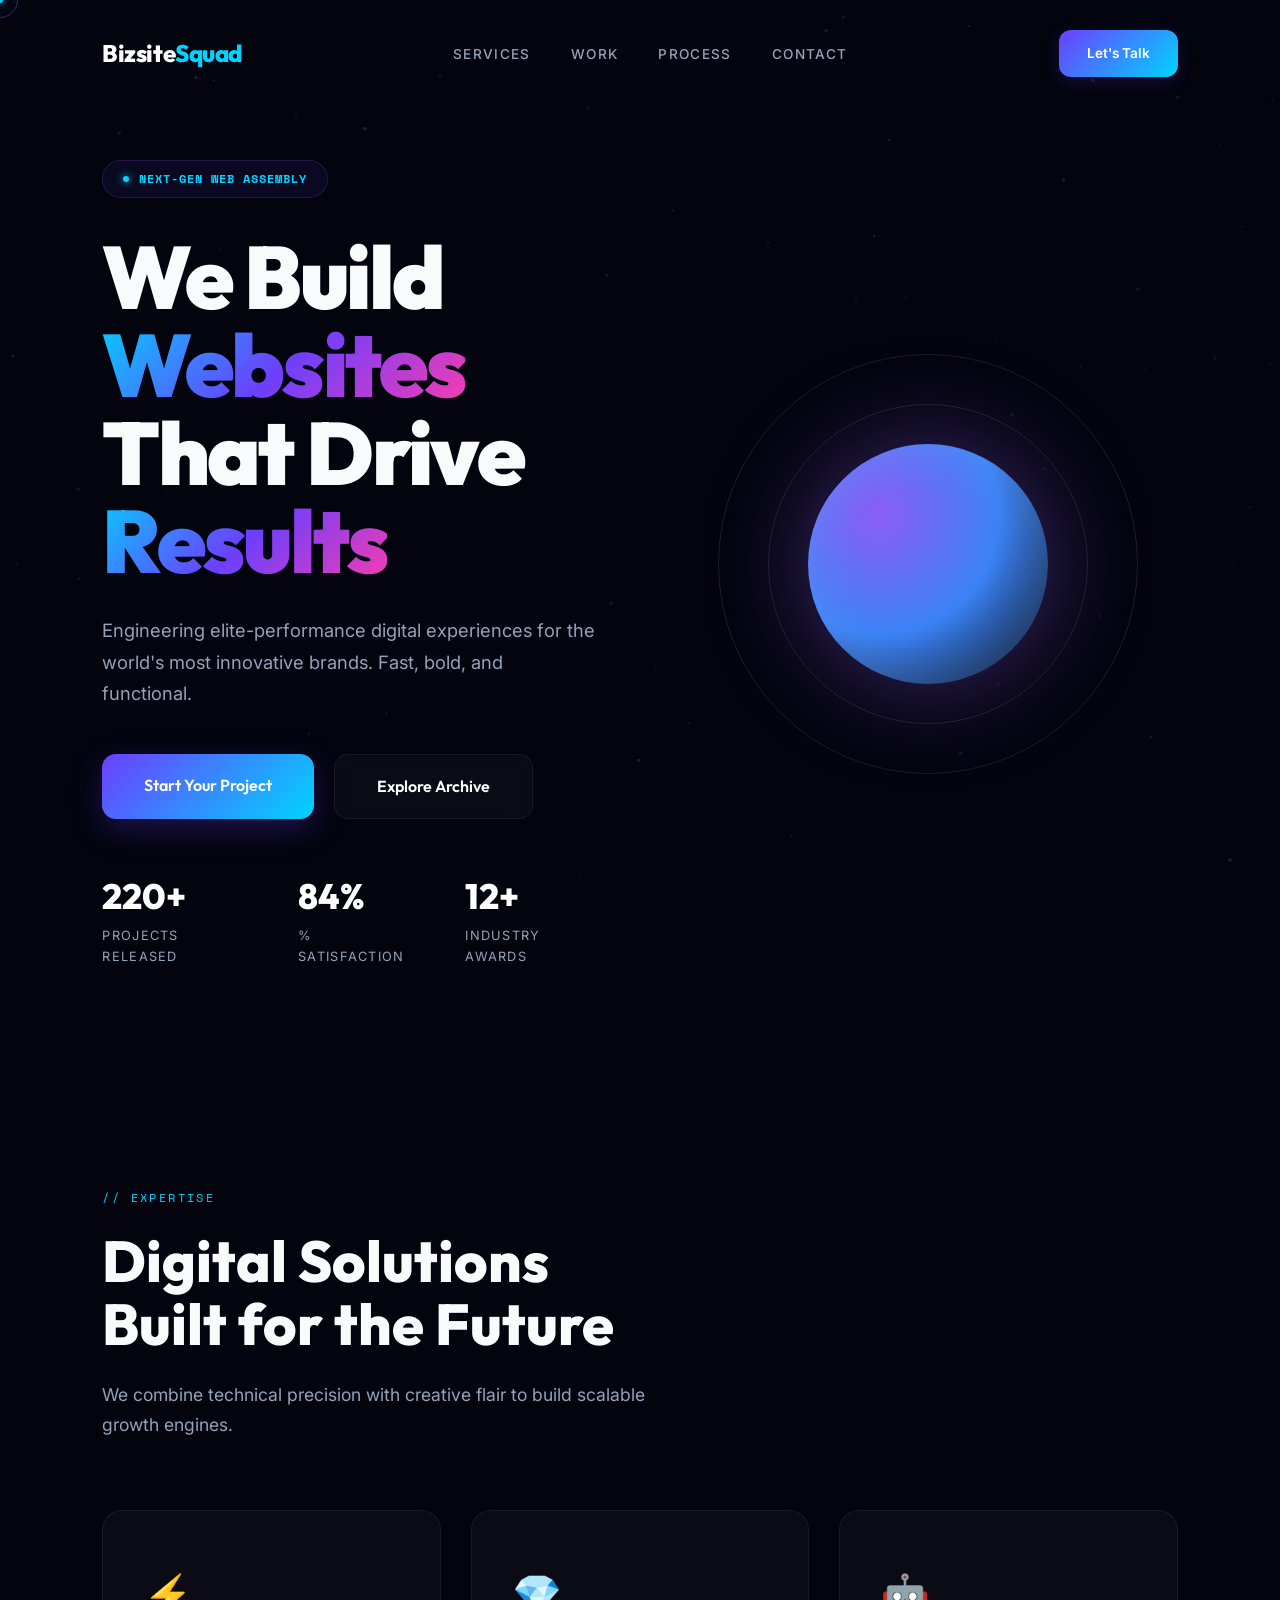
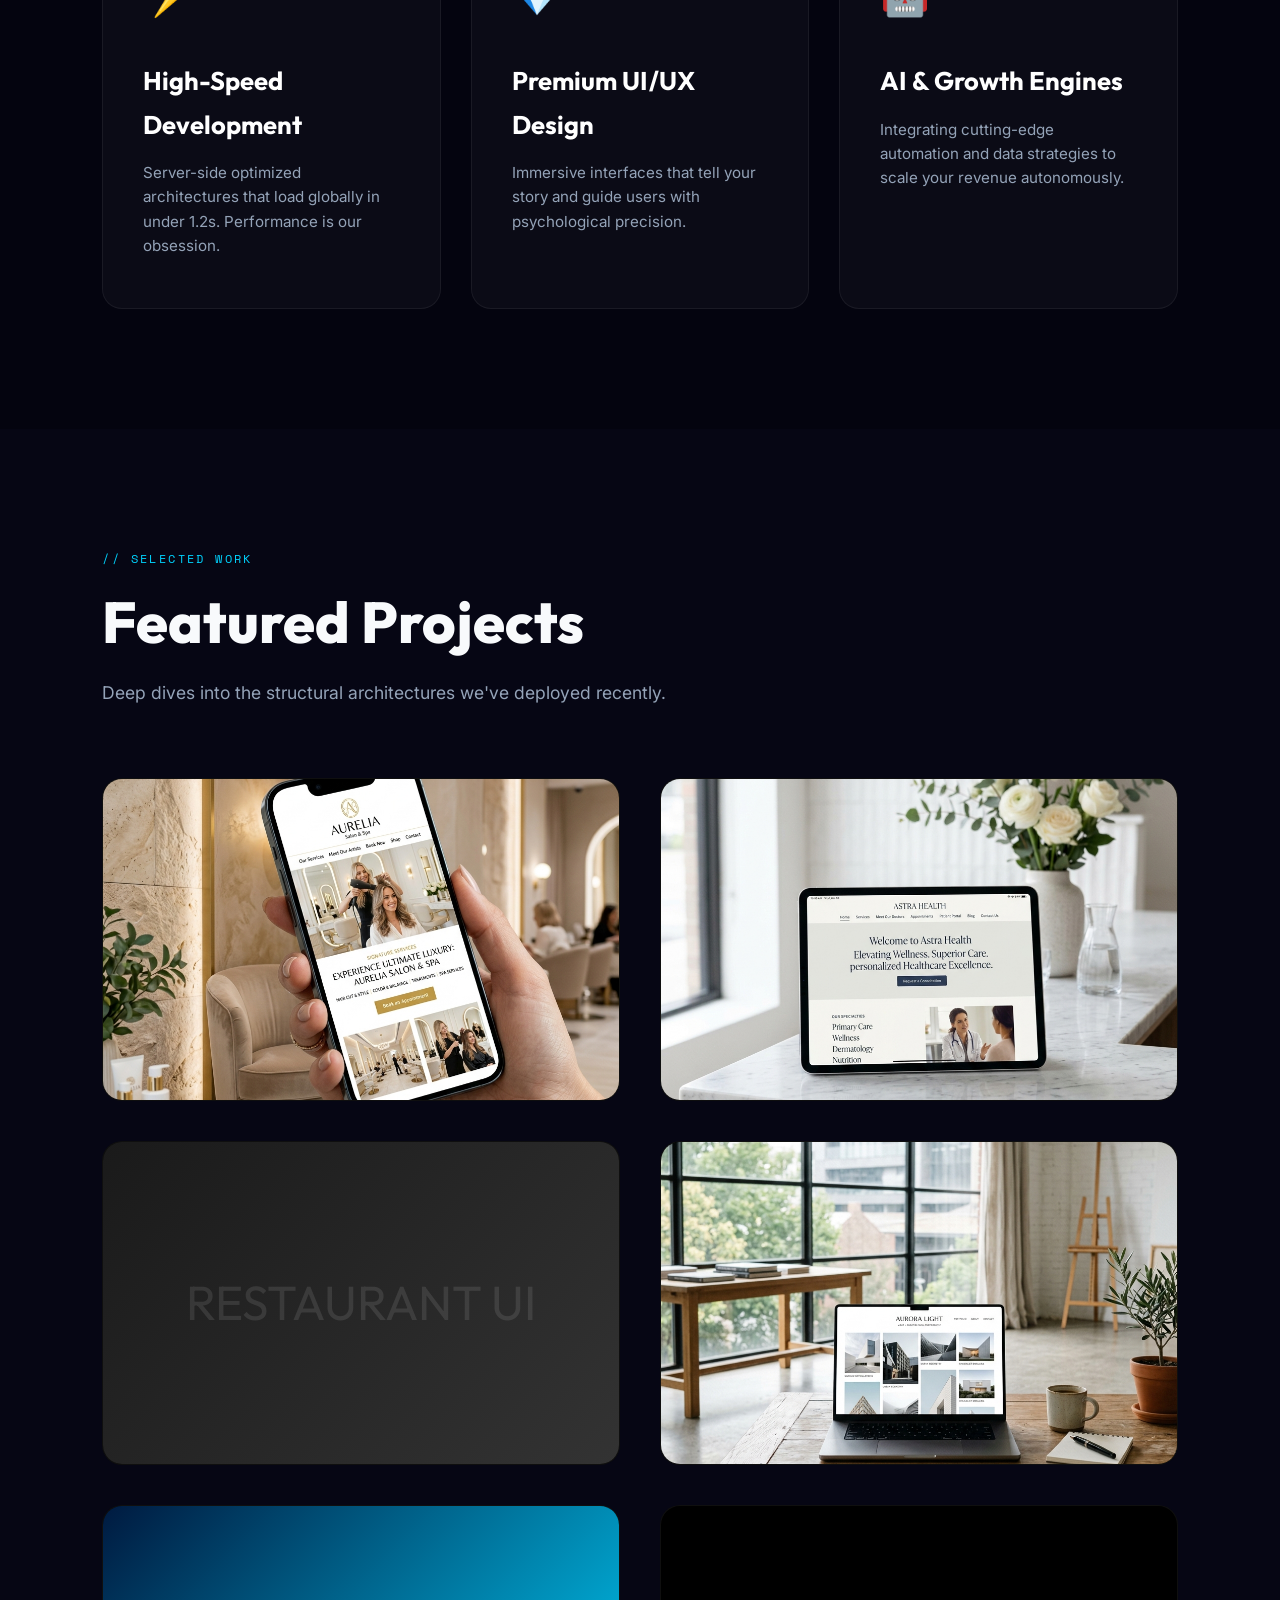
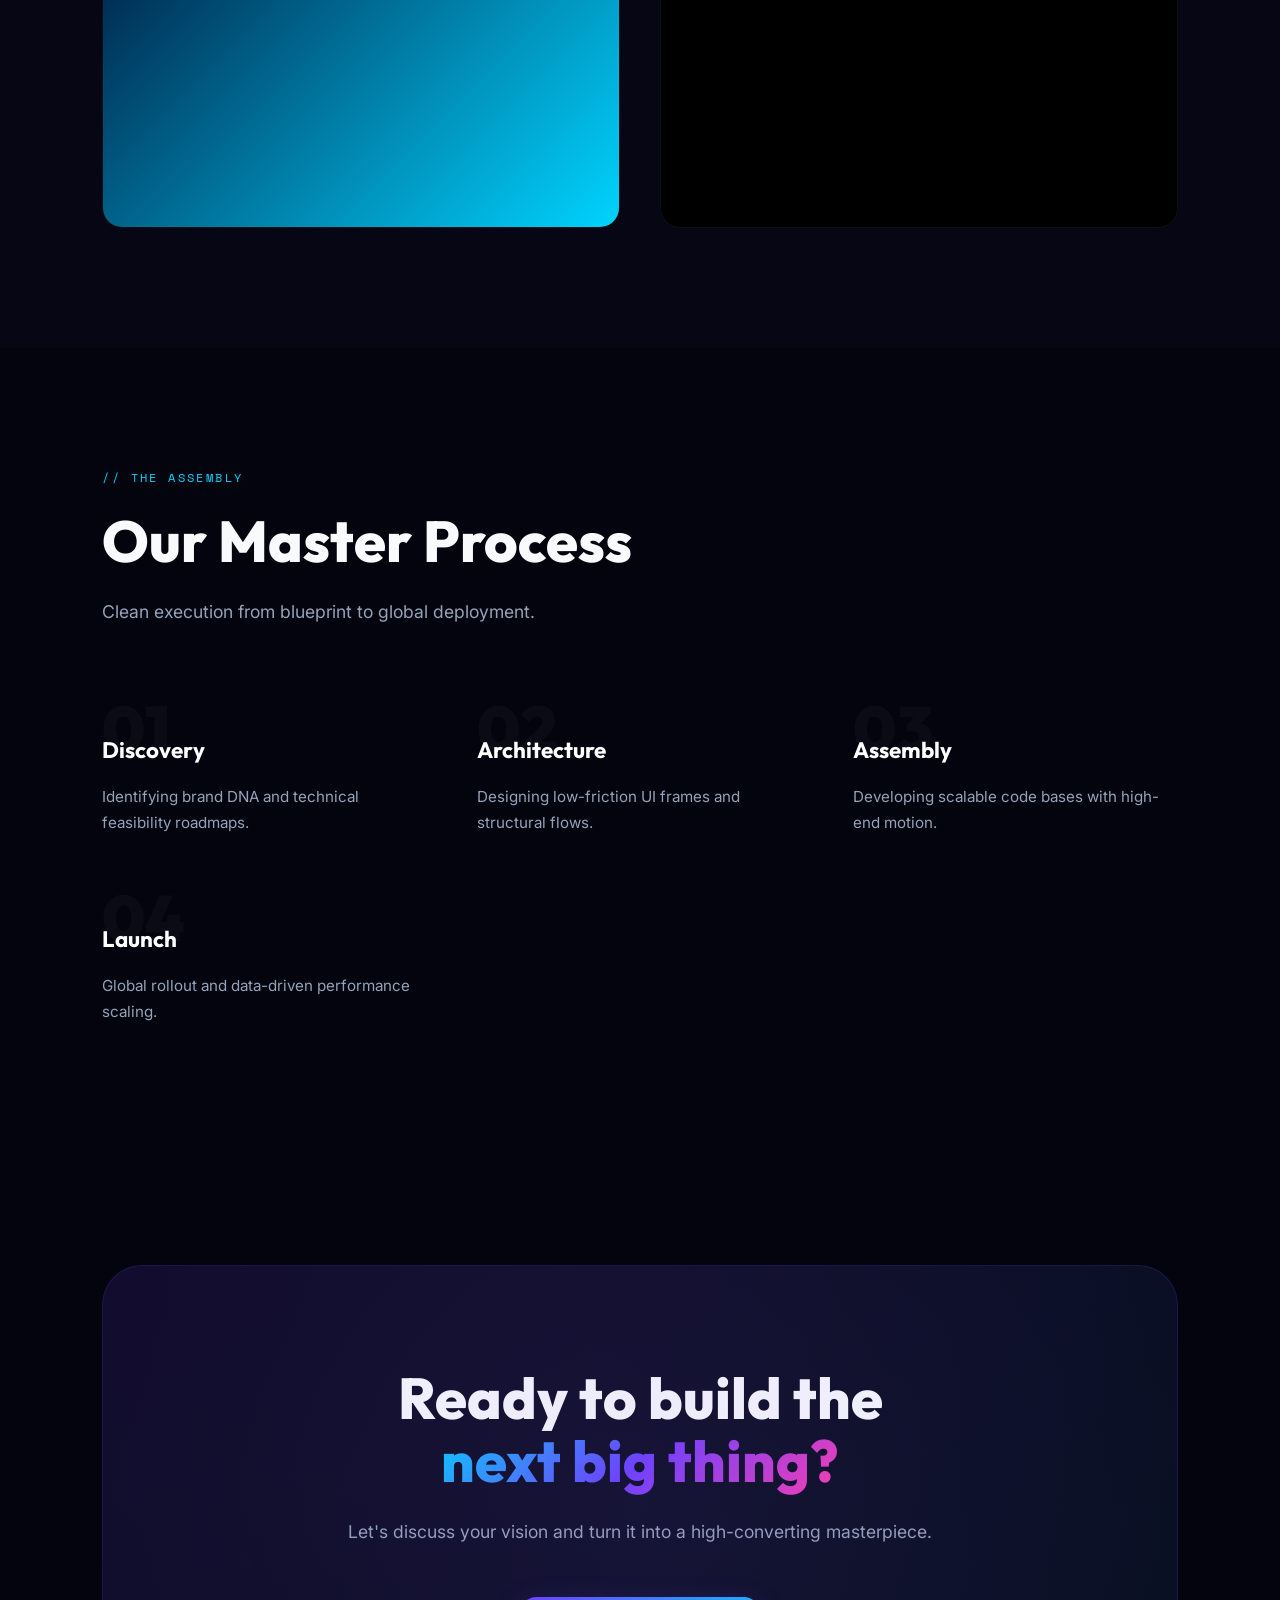
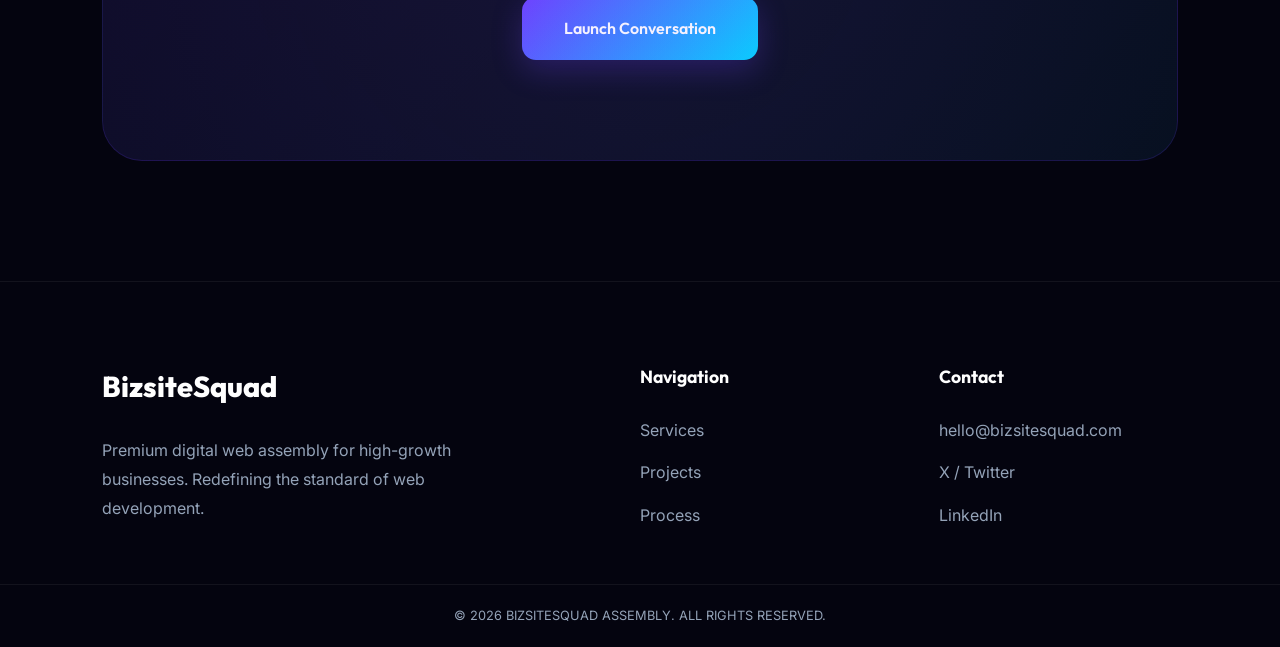
<file: index.html>
<!DOCTYPE html>
<html lang="en">
<head>
<meta charset="UTF-8"/>
<meta name="viewport" content="width=device-width, initial-scale=1.0"/>
<title>BizsiteSquad — We Build Websites That Drive Results</title>
<link rel="preconnect" href="https://fonts.googleapis.com"/>
<link rel="preconnect" href="https://fonts.gstatic.com" crossorigin/>
<link href="https://fonts.googleapis.com/css2?family=Outfit:wght@300;400;500;600;700;800;900&family=Inter:wght@300;400;500;600&family=Space+Mono:wght@400;700&display=swap" rel="stylesheet"/>
<style>
  /* ===================== BASE ===================== */
  *, *::before, *::after { box-sizing: border-box; margin: 0; padding: 0; }
  :root {
    --navy:   #04040f;
    --navy2:  #080820;
    --violet: #6c3fff;
    --blue:   #00d4ff;
    --glow:   #7b5fff;
    --rose:   #ff3cac;
    --text:   #f8fafc;
    --muted:  #94a3b8;
    --card:   rgba(255,255,255,0.03);
    --border: rgba(255,255,255,0.06);
    --r: 20px;
    --ease-premium: cubic-bezier(0.16, 1, 0.3, 1);
  }
  html { scroll-behavior: smooth; }
  body {
    background: var(--navy);
    color: var(--text);
    font-family: 'Inter', sans-serif;
    font-size: 16px;
    line-height: 1.7;
    overflow-x: hidden;
    cursor: none;
    -webkit-font-smoothing: antialiased;
  }

  /* ── cursor ── */
  #cursor {
    width: 6px; height: 6px;
    border-radius: 50%;
    background: var(--blue);
    position: fixed; top: 0; left: 0;
    pointer-events: none; z-index: 9999;
    mix-blend-mode: screen;
    transition: transform .1s ease;
    transform: translate(-50%,-50%);
    box-shadow: 0 0 10px var(--blue);
  }
  #cursor-ring {
    width: 36px; height: 36px;
    border-radius: 50%;
    border: 1px solid rgba(139, 92, 246, 0.4);
    position: fixed; top: 0; left: 0;
    pointer-events: none; z-index: 9998;
    transform: translate(-50%,-50%);
    transition: width .2s var(--ease-premium), height .2s var(--ease-premium), border-color .2s, transform .15s var(--ease-premium);
  }

  /* ── canvas ── */
  #bg-canvas { position: fixed; inset: 0; z-index: 0; pointer-events: none; opacity: 0.4; }

  /* ── nav ── */
  nav {
    position: fixed; top: 0; left: 0; right: 0; z-index: 100;
    display: flex; align-items: center; justify-content: space-between;
    padding: 30px 8%;
    background: transparent;
    transition: all .4s var(--ease-premium);
  }
  nav.scrolled { padding: 18px 8%; background: rgba(4,4,15,0.85); backdrop-filter: blur(20px); border-bottom: 1px solid var(--border); }
  
  .logo {
    font-family: 'Outfit', sans-serif;
    font-weight: 800; font-size: 1.5rem;
    letter-spacing: -.02em;
    color: #fff;
    text-decoration: none;
  }
  .logo span { color: var(--blue); }
  
  .nav-links { display: flex; gap: 40px; list-style: none; align-items: center; }
  .nav-links a {
    text-decoration: none; color: var(--muted);
    font-size: .85rem; font-weight: 500;
    text-transform: uppercase; letter-spacing: .1em;
    transition: color .3s;
  }
  .nav-links a:hover { color: #fff; }
  
  .nav-cta {
    padding: 12px 28px;
    border-radius: 12px;
    background: linear-gradient(135deg, var(--violet), var(--blue));
    color: #fff; font-size: .85rem; font-weight: 600;
    text-decoration: none;
    transition: all .3s;
    box-shadow: 0 4px 15px rgba(108,63,255,0.2);
  }
  .nav-cta:hover { transform: translateY(-2px); box-shadow: 0 8px 25px rgba(108,63,255,0.4); }

  /* ── hero ── */
  #hero {
    min-height: 100vh;
    display: flex; align-items: center;
    padding: 160px 8% 100px;
    position: relative;
  }
  .hero-inner {
    display: grid; grid-template-columns: 1.1fr 0.9fr;
    gap: 80px; align-items: center;
    width: 100%;
  }
  .hero-badge {
    display: inline-flex; align-items: center; gap: 10px;
    background: rgba(108,63,255,.08);
    border: 1px solid rgba(139, 92, 246, 0.2);
    border-radius: 100px;
    padding: 8px 20px;
    font-size: .75rem; font-weight: 600;
    letter-spacing: .08em; text-transform: uppercase;
    color: var(--blue);
    margin-bottom: 35px;
    font-family: 'Space Mono', monospace;
  }
  .badge-dot { width: 6px; height: 6px; border-radius: 50%; background: var(--blue); box-shadow: 0 0 8px var(--blue); animation: pulse 2s infinite; }
  @keyframes pulse { 0% { transform: scale(1); opacity: 1; } 50% { transform: scale(1.5); opacity: 0.5; } 100% { transform: scale(1); opacity: 1; } }
  
  .hero-title {
    font-family: 'Outfit', sans-serif;
    font-size: clamp(3rem, 7vw, 5.5rem);
    font-weight: 900;
    line-height: 1;
    letter-spacing: -.03em;
    margin-bottom: 30px;
  }
  .text-gradient {
    background: linear-gradient(135deg, var(--blue) 0%, var(--violet) 50%, var(--rose) 100%);
    -webkit-background-clip: text; -webkit-text-fill-color: transparent;
  }
  .hero-sub {
    font-size: 1.15rem; color: var(--muted);
    font-weight: 400; max-width: 500px;
    margin-bottom: 45px;
  }
  
  .hero-actions { display: flex; gap: 20px; }
  .btn-primary {
    padding: 18px 42px;
    border-radius: 14px;
    background: linear-gradient(135deg, var(--violet), var(--blue));
    color: #fff; font-weight: 600; font-family: 'Outfit', sans-serif;
    text-decoration: none; border: none; cursor: none;
    box-shadow: 0 10px 30px rgba(108,63,255,0.25);
    transition: all .3s var(--ease-premium);
  }
  .btn-primary:hover { transform: translateY(-4px); box-shadow: 0 15px 45px rgba(108,63,255,0.45); }
  .btn-ghost {
    padding: 18px 42px;
    border-radius: 14px;
    background: rgba(255,255,255,0.03);
    border: 1px solid var(--border);
    color: #fff; font-weight: 600; font-family: 'Outfit', sans-serif;
    text-decoration: none; cursor: none;
    transition: all .3s var(--ease-premium);
    backdrop-filter: blur(10px);
  }
  .btn-ghost:hover { background: rgba(255,255,255,0.08); transform: translateY(-4px); border-color: var(--blue); }

  .hero-stats { display: flex; gap: 50px; margin-top: 60px; }
  .stat-num { font-family: 'Outfit', sans-serif; font-size: 2.2rem; font-weight: 800; color: #fff; line-height: 1; }
  .stat-label { font-size: .8rem; color: var(--muted); text-transform: uppercase; letter-spacing: .1em; margin-top: 10px; }

  /* ── hero visual ── */
  .hero-visual { position: relative; display: flex; justify-content: center; align-items: center; }
  .orb-wrap { width: 500px; height: 500px; position: relative; }
  .orb-core {
    position: absolute; top: 50%; left: 50%; transform: translate(-50%,-50%);
    width: 240px; height: 240px; border-radius: 50%;
    background: radial-gradient(circle at 30% 30%, #8b5cf6, #3b82f6, #000);
    box-shadow: 0 0 100px rgba(139, 92, 246, 0.4), inset 0 0 50px rgba(255,255,255,0.1);
    animation: float 4s ease-in-out infinite;
  }
  @keyframes float { 0%, 100% { transform: translate(-50%, -50%); } 50% { transform: translate(-50%, -60%); } }
  
  .orb-ring {
    position: absolute; top: 50%; left: 50%; transform: translate(-50%,-50%);
    border: 1px solid rgba(255,255,255,0.1); border-radius: 50%;
    animation: spin linear infinite;
  }
  .orb-ring:nth-child(1) { width: 320px; height: 320px; animation-duration: 15s; }
  .orb-ring:nth-child(2) { width: 420px; height: 420px; animation-duration: 25s; animation-direction: reverse; }
  @keyframes spin { from { transform: translate(-50%, -50%) rotate(0deg); } to { transform: translate(-50%, -50%) rotate(360deg); } }

  /* ── sections ── */
  section { padding: 120px 8%; }
  .sec-tag { font-family: 'Space Mono', monospace; font-size: .75rem; color: var(--blue); text-transform: uppercase; letter-spacing: .2em; margin-bottom: 20px; display: block; }
  .sec-title { font-family: 'Outfit', sans-serif; font-size: clamp(2.5rem, 4.5vw, 4rem); font-weight: 800; line-height: 1.1; margin-bottom: 25px; }
  .sec-sub { color: var(--muted); font-size: 1.1rem; max-width: 600px; margin-bottom: 70px; }

  /* ── internal spacing ── */
  .container { max-width: 1400px; margin: 0 auto; }

  /* ── services ── */
  .services-grid { display: grid; grid-template-columns: repeat(auto-fit, minmax(300px, 1fr)); gap: 30px; }
  .srv-card {
    background: var(--card); border: 1px solid var(--border); border-radius: var(--r);
    padding: 50px 40px; transition: all .4s var(--ease-premium); position: relative; overflow: hidden;
  }
  .srv-card:hover { transform: translateY(-10px); background: rgba(255,255,255,0.06); border-color: var(--blue); }
  .srv-icon { font-size: 2.5rem; margin-bottom: 30px; display: block; }
  .srv-title { font-family: 'Outfit', sans-serif; font-size: 1.6rem; font-weight: 700; margin-bottom: 15px; color: #fff; }
  .srv-desc { font-size: .95rem; color: var(--muted); line-height: 1.6; }

  /* ── portfolio ── */
  #portfolio { background: #060614; }
  .port-grid { display: grid; grid-template-columns: repeat(auto-fit, minmax(400px, 1fr)); gap: 40px; }
  .port-card {
    border-radius: var(--r); overflow: hidden; position: relative; aspect-ratio: 16/10;
    border: 1px solid var(--border); background: #000; cursor: none;
  }
  .port-thumb { 
    width: 100%; height: 100%; object-fit: cover; transition: transform .6s var(--ease-premium); 
    background-size: cover; background-position: center;
  }
  .port-card:hover .port-thumb { transform: scale(1.05); }
  
  .port-overlay {
    position: absolute; inset: 0; background: linear-gradient(to top, rgba(4,4,15,0.95) 10%, transparent 60%);
    display: flex; flex-direction: column; justify-content: flex-end; padding: 40px;
    opacity: 0; transition: all .4s var(--ease-premium); transform: translateY(20px);
  }
  .port-card:hover .port-overlay { opacity: 1; transform: translateY(0); }
  
  .port-cat { font-family: 'Space Mono', monospace; font-size: .7rem; color: var(--blue); text-transform: uppercase; margin-bottom: 10px; }
  .port-name { font-family: 'Outfit', sans-serif; font-size: 1.8rem; font-weight: 700; color: #fff; margin-bottom: 20px; }
  .port-btn { 
    display: inline-flex; align-items: center; gap: 10px; align-self: flex-start;
    padding: 12px 24px; border-radius: 99px; background: rgba(255,255,255,0.1); backdrop-filter: blur(10px);
    color: #fff; text-decoration: none; font-size: .85rem; font-weight: 600; transition: all .3s;
  }
  .port-btn:hover { background: #fff; color: #000; }

  /* ── process ── */
  .process-steps { display: grid; grid-template-columns: repeat(auto-fit, minmax(240px, 1fr)); gap: 50px; }
  .step-num { font-family: 'Outfit', sans-serif; font-size: 4rem; font-weight: 900; color: rgba(255,255,255,0.03); line-height: 1; margin-bottom: -30px; display: block; }
  .step-title { font-family: 'Outfit', sans-serif; font-size: 1.4rem; font-weight: 700; color: #fff; margin-bottom: 15px; position: relative; }
  .step-desc { font-size: .95rem; color: var(--muted); }

  /* ── final cta ── */
  .cta-wrap {
    padding: 100px 60px; background: linear-gradient(135deg, rgba(108,63,255,0.1), rgba(0,212,255,0.05));
    border: 1px solid rgba(108,63,255,0.2); border-radius: 40px; text-align: center; position: relative; overflow: hidden;
  }
  .cta-wrap::before { 
    content: ''; position: absolute; top: -50%; left: -50%; width: 200%; height: 200%; 
    background: radial-gradient(circle, rgba(139, 92, 246, 0.1) 0%, transparent 70%); pointer-events: none;
  }

  /* ── footer ── */
  footer { padding: 80px 8% 40px; border-top: 1px solid var(--border); display: grid; grid-template-columns: 2fr 1fr 1fr; gap: 60px; }
  .foot-logo { font-family: 'Outfit', sans-serif; font-weight: 800; font-size: 1.8rem; color: #fff; margin-bottom: 25px; display: block; text-decoration: none; }
  .foot-desc { color: var(--muted); line-height: 1.8; max-width: 400px; }
  .foot-title { font-family: 'Outfit', sans-serif; font-size: 1.1rem; font-weight: 700; color: #fff; margin-bottom: 25px; display: block; }
  .foot-links { list-style: none; }
  .foot-links li { margin-bottom: 15px; }
  .foot-links a { color: var(--muted); text-decoration: none; transition: .3s; }
  .foot-links a:hover { color: var(--blue); }

  /* ── reveal ── */
  .reveal { opacity: 0; transform: translateY(40px); transition: all .8s var(--ease-premium); }
  .reveal.visible { opacity: 1; transform: translateY(0); }

  /* ── mobile ── */
  @media (max-width: 1024px) {
    .hero-inner { grid-template-columns: 1fr; text-align: center; }
    .hero-visual { display: none; }
    .hero-sub { margin: 0 auto 45px; }
    .hero-actions, .hero-stats { justify-content: center; }
    footer { grid-template-columns: 1fr 1fr; }
  }
  @media (max-width: 600px) {
    footer { grid-template-columns: 1fr; }
    .nav-links { display: none; }
    .hero-stats { flex-direction: column; gap: 30px; }
    .sec-title { font-size: 2.8rem; }
  }
</style>
</head>
<body>

<div id="cursor"></div>
<div id="cursor-ring"></div>
<canvas id="bg-canvas"></canvas>

<!-- NAV -->
<nav id="navbar">
  <a href="#" class="logo">Bizsite<span>Squad</span></a>
  <ul class="nav-links">
    <li><a href="#services">Services</a></li>
    <li><a href="#portfolio">Work</a></li>
    <li><a href="#process">Process</a></li>
    <li><a href="mailto:hello@bizsitesquad.com">Contact</a></li>
  </ul>
  <a href="#final-cta" class="nav-cta">Let's Talk</a>
</nav>

<!-- HERO -->
<section id="hero">
  <div class="hero-inner">
    <div class="hero-left">
      <div class="hero-badge reveal"><span class="badge-dot"></span>Next-Gen Web Assembly</div>
      <h1 class="hero-title reveal">
        We Build <span class="text-gradient">Websites</span> That Drive <span class="text-gradient">Results</span>
      </h1>
      <p class="hero-sub reveal">Engineering elite-performance digital experiences for the world's most innovative brands. Fast, bold, and functional.</p>
      <div class="hero-actions reveal">
        <a href="#final-cta" class="btn-primary">Start Your Project</a>
        <a href="#portfolio" class="btn-ghost">Explore Archive</a>
      </div>
      <div class="hero-stats reveal">
        <div class="stat-item">
          <div class="stat-num" data-target="250">0</div>
          <div class="stat-label">Projects Released</div>
        </div>
        <div class="stat-item">
          <div class="stat-num" data-target="99">0</div>
          <div class="stat-label">% Satisfaction</div>
        </div>
        <div class="stat-item">
          <div class="stat-num" data-target="15">0</div>
          <div class="stat-label">Industry Awards</div>
        </div>
      </div>
    </div>
    <div class="hero-visual reveal">
      <div class="orb-wrap">
        <div class="orb-ring"></div>
        <div class="orb-ring"></div>
        <div class="orb-core"></div>
      </div>
    </div>
  </div>
</section>

<!-- SERVICES -->
<section id="services">
  <div class="container">
    <div class="reveal">
      <span class="sec-tag">// Expertise</span>
      <h2 class="sec-title">Digital Solutions <br>Built for the Future</h2>
      <p class="sec-sub">We combine technical precision with creative flair to build scalable growth engines.</p>
    </div>
    <div class="services-grid">
      <div class="srv-card reveal">
        <span class="srv-icon">⚡</span>
        <h3 class="srv-title">High-Speed Development</h3>
        <p class="srv-desc">Server-side optimized architectures that load globally in under 1.2s. Performance is our obsession.</p>
      </div>
      <div class="srv-card reveal" style="transition-delay: 0.1s;">
        <span class="srv-icon">💎</span>
        <h3 class="srv-title">Premium UI/UX Design</h3>
        <p class="srv-desc">Immersive interfaces that tell your story and guide users with psychological precision.</p>
      </div>
      <div class="srv-card reveal" style="transition-delay: 0.2s;">
        <span class="srv-icon">🤖</span>
        <h3 class="srv-title">AI & Growth Engines</h3>
        <p class="srv-desc">Integrating cutting-edge automation and data strategies to scale your revenue autonomously.</p>
      </div>
    </div>
  </div>
</section>

<!-- PORTFOLIO -->
<section id="portfolio">
  <div class="container">
    <div class="reveal">
      <span class="sec-tag">// Selected Work</span>
      <h2 class="sec-title">Featured Projects</h2>
      <p class="sec-sub">Deep dives into the structural architectures we've deployed recently.</p>
    </div>
    <div class="port-grid">
      <!-- Project 1: Salon -->
      <div class="port-card reveal">
        <div class="port-thumb" style="background-image: url('project_salon.png')"></div>
        <div class="port-overlay">
          <span class="port-cat">SALON / LUXURY</span>
          <h3 class="port-name">Aura Aesthetic Hub</h3>
          <a href="salon/index.html" class="port-btn">Launch Assembly ↗</a>
        </div>
      </div>
      <!-- Project 2: Clinic -->
      <div class="port-card reveal" style="transition-delay: 0.1s;">
        <div class="port-thumb" style="background-image: url('project_clinic.png')"></div>
        <div class="port-overlay">
          <span class="port-cat">CLINIC / HEALTHCARE</span>
          <h3 class="port-name">Med-Art Platform</h3>
          <a href="clinic/index.html" class="port-btn">Launch Assembly ↗</a>
        </div>
      </div>
      <!-- Project 3: Restaurant -->
      <div class="port-card reveal" style="transition-delay: 0.2s;">
        <div class="port-thumb" style="background: linear-gradient(135deg, #1a1a1a, #333)">
            <div style="height:100%; display:flex; align-items:center; justify-content:center; font-family:'Outfit'; font-size:3rem; color:rgba(255,255,255,0.1)">RESTAURANT UI</div>
        </div>
        <div class="port-overlay">
          <span class="port-cat">DINING / HOSPITALITY</span>
          <h3 class="port-name">Velvet Elite Dining</h3>
          <a href="restaurant/index.html" class="port-btn">Launch Assembly ↗</a>
        </div>
      </div>
      <!-- Project 4: Photography -->
      <div class="port-card reveal" style="transition-delay: 0.3s;">
        <div class="port-thumb" style="background-image: url('project_photography.png')"></div>
        <div class="port-overlay">
          <span class="port-cat">CREATIVE / ARCHIVE</span>
          <h3 class="port-name">Focus Creative Hub</h3>
          <a href="photography/index.html" class="port-btn">Launch Assembly ↗</a>
        </div>
      </div>
      <!-- Project 5: Tech/SaaS -->
      <div class="port-card reveal" style="transition-delay: 0.4s;">
        <div class="port-thumb" style="background: linear-gradient(135deg, #001a40, #00d4ff)"></div>
        <div class="port-overlay">
          <span class="port-cat">TECH / SAAS</span>
          <h3 class="port-name">Nexus Cloud Insights</h3>
          <a href="#" class="port-btn">Study WIP ↗</a>
        </div>
      </div>
      <!-- Project 6: Boutique -->
      <div class="port-card reveal" style="transition-delay: 0.5s;">
        <div class="port-thumb" style="background-image: url('https://images.pexels.com/photos/2036646/pexels-photo-2036646.jpeg?auto=compress&cs=tinysrgb&w=800&q=80')"></div>
        <div class="port-overlay">
          <span class="port-cat">E-COMMERCE / FASHION</span>
          <h3 class="port-name">Bizsite Boutique</h3>
          <a href="ecommerce/index.html" class="port-btn">Launch Assembly ↗</a>
        </div>
      </div>
    </div>
  </div>
</section>

<!-- PROCESS -->
<section id="process">
  <div class="container">
    <div class="reveal">
      <span class="sec-tag">// The Assembly</span>
      <h2 class="sec-title">Our Master Process</h2>
      <p class="sec-sub">Clean execution from blueprint to global deployment.</p>
    </div>
    <div class="process-steps">
      <div class="step reveal">
        <span class="step-num">01</span>
        <h4 class="step-title">Discovery</h4>
        <p class="step-desc">Identifying brand DNA and technical feasibility roadmaps.</p>
      </div>
      <div class="step reveal" style="transition-delay: 0.1s;">
        <span class="step-num">02</span>
        <h4 class="step-title">Architecture</h4>
        <p class="step-desc">Designing low-friction UI frames and structural flows.</p>
      </div>
      <div class="step reveal" style="transition-delay: 0.2s;">
        <span class="step-num">03</span>
        <h4 class="step-title">Assembly</h4>
        <p class="step-desc">Developing scalable code bases with high-end motion.</p>
      </div>
      <div class="step reveal" style="transition-delay: 0.3s;">
        <span class="step-num">04</span>
        <h4 class="step-title">Launch</h4>
        <p class="step-desc">Global rollout and data-driven performance scaling.</p>
      </div>
    </div>
  </div>
</section>

<!-- FINAL CTA -->
<section id="final-cta">
  <div class="container">
    <div class="cta-wrap reveal">
      <h2 class="sec-title">Ready to build the <br> <span class="text-gradient">next big thing?</span></h2>
      <p class="sec-sub" style="margin: 0 auto 50px;">Let's discuss your vision and turn it into a high-converting masterpiece.</p>
      <div class="hero-actions" style="justify-content: center;">
        <a href="mailto:hello@bizsitesquad.com" class="btn-primary">Launch Conversation</a>
      </div>
    </div>
  </div>
</section>

<!-- FOOTER -->
<footer>
  <div class="foot-col">
    <a href="#" class="foot-logo">Bizsite<span>Squad</span></a>
    <p class="foot-desc">Premium digital web assembly for high-growth businesses. Redefining the standard of web development.</p>
  </div>
  <div class="foot-col">
    <span class="foot-title">Navigation</span>
    <ul class="foot-links">
      <li><a href="#services">Services</a></li>
      <li><a href="#portfolio">Projects</a></li>
      <li><a href="#process">Process</a></li>
    </ul>
  </div>
  <div class="foot-col">
    <span class="foot-title">Contact</span>
    <ul class="foot-links">
      <li><a href="mailto:hello@bizsitesquad.com">hello@bizsitesquad.com</a></li>
      <li><a href="#">X / Twitter</a></li>
      <li><a href="#">LinkedIn</a></li>
    </ul>
  </div>
</footer>

<div style="padding: 20px 8%; text-align: center; border-top: 1px solid var(--border); font-size: .8rem; color: var(--muted); background: var(--navy)">
  © 2026 BIZSITESQUAD ASSEMBLY. ALL RIGHTS RESERVED.
</div>

<script>
  /* ── custom cursor ── */
  const cursor = document.getElementById('cursor');
  const ring   = document.getElementById('cursor-ring');
  let mx=0,my=0,rx=0,ry=0;
  document.addEventListener('mousemove', e => { mx=e.clientX; my=e.clientY; });
  function animCursor(){
    rx += (mx - rx) * .18;
    ry += (my - ry) * .18;
    cursor.style.left = mx+'px'; cursor.style.top = my+'px';
    ring.style.left   = rx+'px'; ring.style.top  = ry+'px';
    requestAnimationFrame(animCursor);
  }
  animCursor();

  document.querySelectorAll('a, button, .srv-card, .port-card').forEach(el => {
    el.addEventListener('mouseenter', () => {
      cursor.style.transform = 'translate(-50%,-50%) scale(0)';
      ring.style.width = '60px'; ring.style.height = '60px';
      ring.style.backgroundColor = 'rgba(108,63,255,0.1)';
      ring.style.borderColor = 'var(--blue)';
    });
    el.addEventListener('mouseleave', () => {
      cursor.style.transform = 'translate(-50%,-50%) scale(1)';
      ring.style.width = '36px'; ring.style.height = '36px';
      ring.style.backgroundColor = 'transparent';
      ring.style.borderColor = 'rgba(139, 92, 246, 0.4)';
    });
  });

  /* ── canvas particles ── */
  const cvs = document.getElementById('bg-canvas');
  const ctx = cvs.getContext('2d');
  let W, H, particles=[];
  function resize(){ W=cvs.width=window.innerWidth; H=cvs.height=window.innerHeight; }
  resize(); window.addEventListener('resize', resize);
  
  class Particle {
    constructor(){ this.reset(); }
    reset(){
      this.x = Math.random()*W; this.y = Math.random()*H;
      this.r = Math.random()*1.5+0.5;
      this.vx = (Math.random()-0.5)*0.2; this.vy = (Math.random()-0.5)*0.2;
      this.a = Math.random()*0.5+0.1;
    }
    update(){ this.x+=this.vx; this.y+=this.vy; if(this.x<0||this.x>W||this.y<0||this.y>H) this.reset(); }
    draw(){ ctx.beginPath(); ctx.arc(this.x,this.y,this.r,0,Math.PI*2); ctx.fillStyle=`rgba(139,92,246,${this.a})`; ctx.fill(); }
  }
  for(let i=0;i<100;i++) particles.push(new Particle());
  function animCanvas(){
    ctx.clearRect(0,0,W,H);
    particles.forEach(p=>{ p.update(); p.draw(); });
    requestAnimationFrame(animCanvas);
  }
  animCanvas();

  /* ── navbar scroll ── */
  const nav = document.getElementById('navbar');
  window.addEventListener('scroll', ()=> nav.classList.toggle('scrolled', window.scrollY > 40));

  /* ── reveal on scroll ── */
  const observer = new IntersectionObserver((entries) => {
    entries.forEach(entry => { if(entry.isIntersecting) entry.target.classList.add('visible'); });
  }, { threshold: 0.1 });
  document.querySelectorAll('.reveal').forEach(el => observer.observe(el));

  /* ── counter animation ── */
  function animateCounter(el, target){
    const dur=2000, step=16;
    let current=0;
    const inc = target / (dur/step);
    const id = setInterval(() => {
      current += inc;
      if(current >= target) { el.textContent = target + (target === 99 ? '%' : '+'); clearInterval(id); }
      else { el.textContent = Math.floor(current) + (target === 99 ? '%' : '+'); }
    }, step);
  }
  const statItems = document.querySelectorAll('.stat-num');
  const statObserver = new IntersectionObserver((entries)=>{
    entries.forEach(e=>{ if(e.isIntersecting){ animateCounter(e.target, +e.target.dataset.target); statObserver.unobserve(e.target); }});
  }, { threshold: 0.5 });
  statItems.forEach(s => statObserver.observe(s));
</script>

</body>
</html>
</file>
